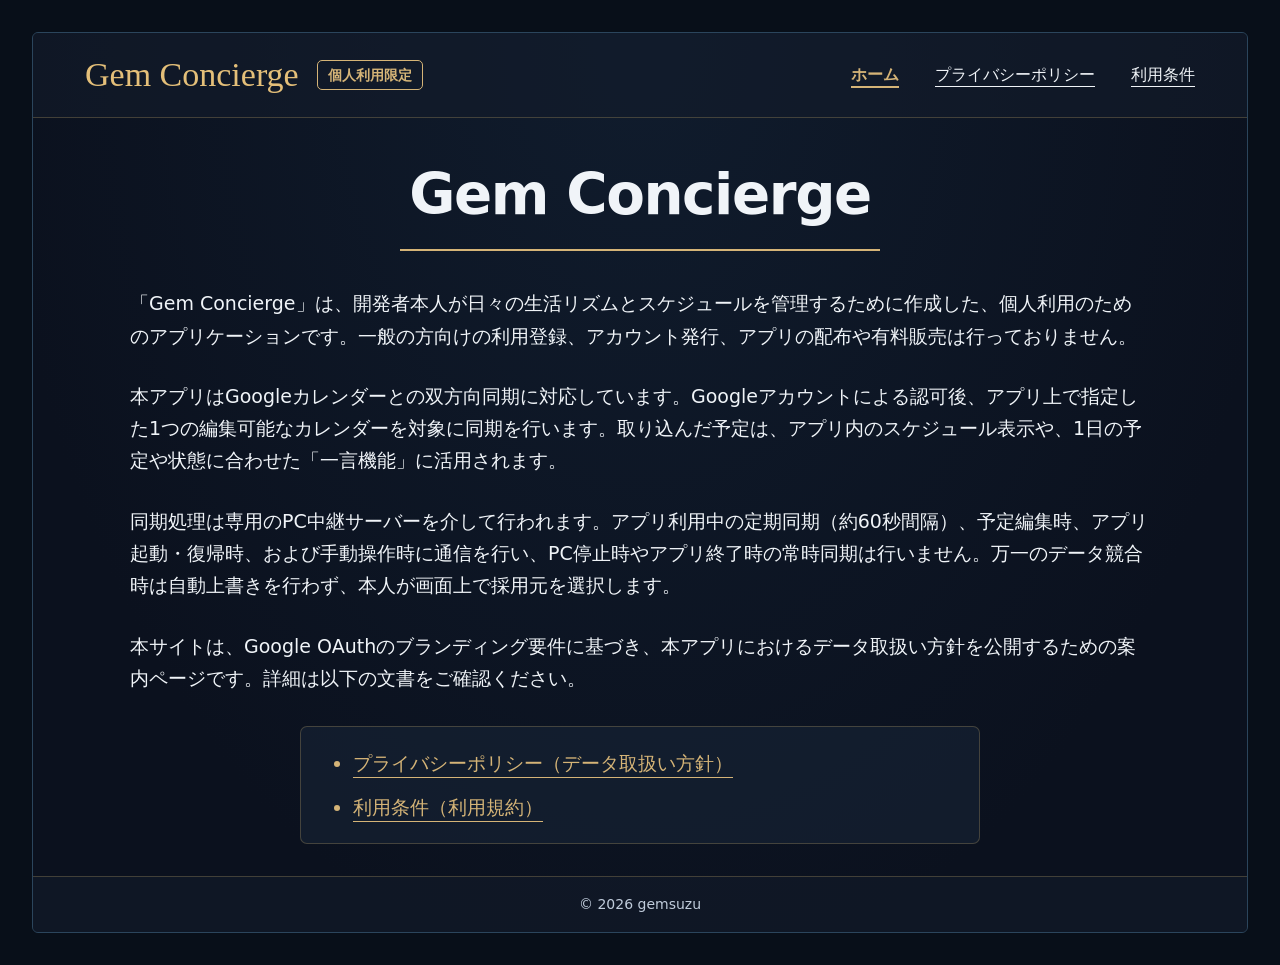
<file: index.html>
<!doctype html>
<html lang="ja">
  <head>
    <meta charset="utf-8">
    <meta name="viewport" content="width=device-width, initial-scale=1">
    <meta name="referrer" content="no-referrer">
    <meta http-equiv="Content-Security-Policy" content="default-src 'none'; style-src 'self'; img-src 'self' data:; base-uri 'none'; form-action 'none'; object-src 'none'">
    <meta name="description" content="「Gem Concierge」は、開発者本人が日々の生活リズムとスケジュールを管理するために作成した、個人利用のためのアプリケーションです。一般の方向けの利用登録、アカウント発行、アプリの配布や有料販売は行っておりません。">
    <title>Gem Concierge</title>
    <link rel="icon" href="data:,">
    <link rel="stylesheet" href="./styles.css">
  </head>
  <body>
    <div class="site-shell">
      <header class="site-header">
        <div class="brand-row">
          <a class="brand" href="./">Gem Concierge</a>
          <span class="personal-badge">個人利用限定</span>
        </div>
        <nav aria-label="Gem Concierge">
          <a href="./" aria-current="page">ホーム</a>
          <a href="./privacy/">プライバシーポリシー</a>
          <a href="./terms/">利用条件</a>
        </nav>
      </header>
      <main class="document home-document" aria-labelledby="page-title">
<h1 id="page-title">Gem Concierge</h1>

<p>「Gem Concierge」は、開発者本人が日々の生活リズムとスケジュールを管理するために作成した、個人利用のためのアプリケーションです。一般の方向けの利用登録、アカウント発行、アプリの配布や有料販売は行っておりません。</p>

<p>本アプリはGoogleカレンダーとの双方向同期に対応しています。Googleアカウントによる認可後、アプリ上で指定した1つの編集可能なカレンダーを対象に同期を行います。取り込んだ予定は、アプリ内のスケジュール表示や、1日の予定や状態に合わせた「一言機能」に活用されます。</p>

<p>同期処理は専用のPC中継サーバーを介して行われます。アプリ利用中の定期同期（約60秒間隔）、予定編集時、アプリ起動・復帰時、および手動操作時に通信を行い、PC停止時やアプリ終了時の常時同期は行いません。万一のデータ競合時は自動上書きを行わず、本人が画面上で採用元を選択します。</p>

<p>本サイトは、Google OAuthのブランディング要件に基づき、本アプリにおけるデータ取扱い方針を公開するための案内ページです。詳細は以下の文書をご確認ください。</p>

<ul class="document-links">
  <li><a href="./privacy/">プライバシーポリシー（データ取扱い方針）</a></li>
  <li><a href="./terms/">利用条件（利用規約）</a></li>
</ul>
      </main>
      <footer class="site-footer">© 2026 gemsuzu</footer>
    </div>
  </body>
</html>
</file>
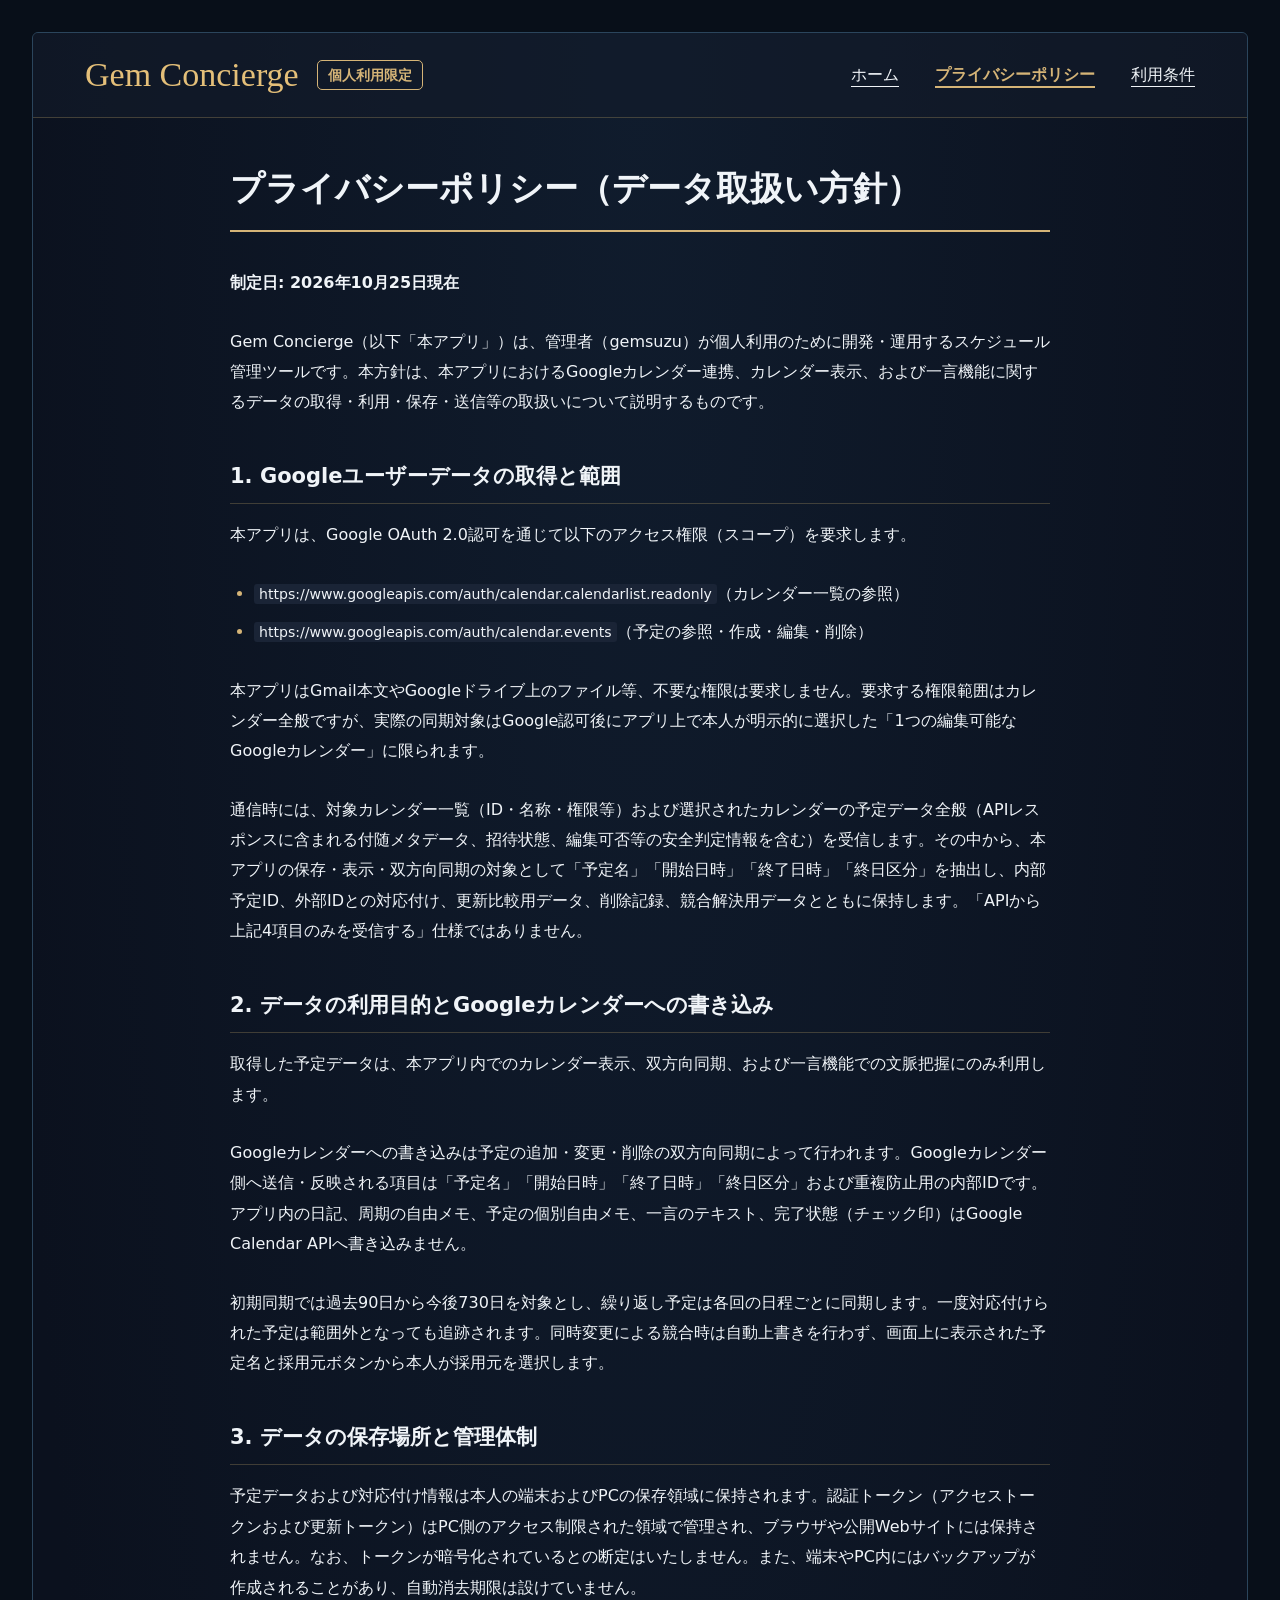
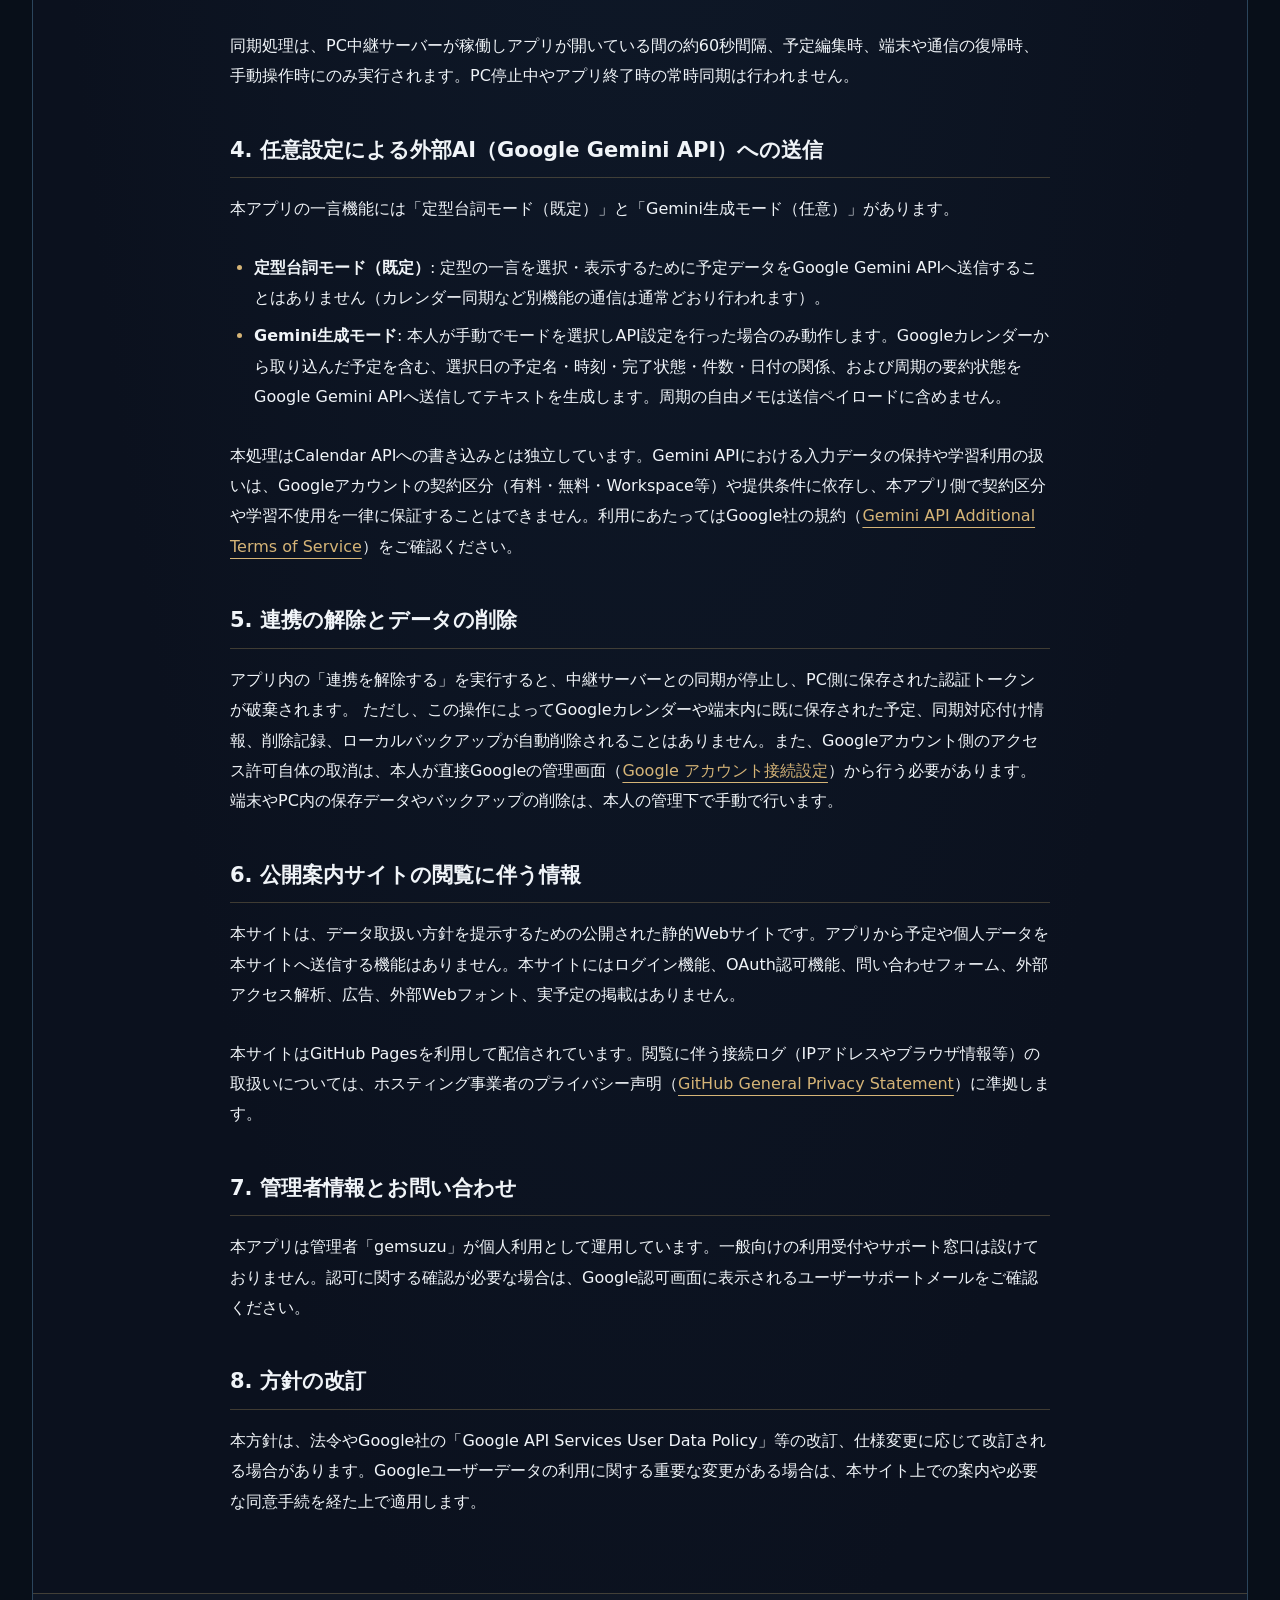
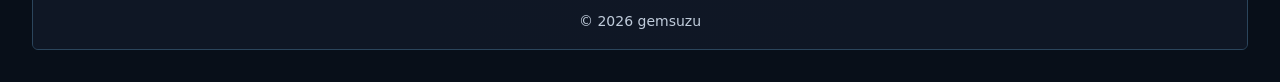
<file: privacy/index.html>
<!doctype html>
<html lang="ja">
  <head>
    <meta charset="utf-8">
    <meta name="viewport" content="width=device-width, initial-scale=1">
    <meta name="referrer" content="no-referrer">
    <meta http-equiv="Content-Security-Policy" content="default-src 'none'; style-src 'self'; img-src 'self' data:; base-uri 'none'; form-action 'none'; object-src 'none'">
    <meta name="description" content="Gem Concierge（以下「本アプリ」）は、管理者（gemsuzu）が個人利用のために開発・運用するスケジュール管理ツールです。本方針は、本アプリにおけるGoogleカレンダー連携、カレンダー表示、および一言機能に関するデータの取得・利用・保存・送信等の取扱いについて説明するものです。">
    <title>プライバシーポリシー | Gem Concierge</title>
    <link rel="icon" href="data:,">
    <link rel="stylesheet" href="../styles.css">
  </head>
  <body>
    <div class="site-shell">
      <header class="site-header">
        <div class="brand-row">
          <a class="brand" href="../">Gem Concierge</a>
          <span class="personal-badge">個人利用限定</span>
        </div>
        <nav aria-label="Gem Concierge">
          <a href="../">ホーム</a>
          <a href="../privacy/" aria-current="page">プライバシーポリシー</a>
          <a href="../terms/">利用条件</a>
        </nav>
      </header>
      <main class="document policy-document" aria-labelledby="page-title">
<h1 id="page-title">プライバシーポリシー（データ取扱い方針）</h1>

<p><strong>制定日: 2026年10月25日現在</strong></p>

<p>Gem Concierge（以下「本アプリ」）は、管理者（gemsuzu）が個人利用のために開発・運用するスケジュール管理ツールです。本方針は、本アプリにおけるGoogleカレンダー連携、カレンダー表示、および一言機能に関するデータの取得・利用・保存・送信等の取扱いについて説明するものです。</p>

<h2>1. Googleユーザーデータの取得と範囲</h2>

<p>本アプリは、Google OAuth 2.0認可を通じて以下のアクセス権限（スコープ）を要求します。</p>

<ul>
  <li><code>https://www.googleapis.com/auth/calendar.calendarlist.readonly</code>（カレンダー一覧の参照）</li>
  <li><code>https://www.googleapis.com/auth/calendar.events</code>（予定の参照・作成・編集・削除）</li>
</ul>

<p>本アプリはGmail本文やGoogleドライブ上のファイル等、不要な権限は要求しません。要求する権限範囲はカレンダー全般ですが、実際の同期対象はGoogle認可後にアプリ上で本人が明示的に選択した「1つの編集可能なGoogleカレンダー」に限られます。</p>

<p>通信時には、対象カレンダー一覧（ID・名称・権限等）および選択されたカレンダーの予定データ全般（APIレスポンスに含まれる付随メタデータ、招待状態、編集可否等の安全判定情報を含む）を受信します。その中から、本アプリの保存・表示・双方向同期の対象として「予定名」「開始日時」「終了日時」「終日区分」を抽出し、内部予定ID、外部IDとの対応付け、更新比較用データ、削除記録、競合解決用データとともに保持します。「APIから上記4項目のみを受信する」仕様ではありません。</p>

<h2>2. データの利用目的とGoogleカレンダーへの書き込み</h2>

<p>取得した予定データは、本アプリ内でのカレンダー表示、双方向同期、および一言機能での文脈把握にのみ利用します。</p>

<p>Googleカレンダーへの書き込みは予定の追加・変更・削除の双方向同期によって行われます。Googleカレンダー側へ送信・反映される項目は「予定名」「開始日時」「終了日時」「終日区分」および重複防止用の内部IDです。アプリ内の日記、周期の自由メモ、予定の個別自由メモ、一言のテキスト、完了状態（チェック印）はGoogle Calendar APIへ書き込みません。</p>

<p>初期同期では過去90日から今後730日を対象とし、繰り返し予定は各回の日程ごとに同期します。一度対応付けられた予定は範囲外となっても追跡されます。同時変更による競合時は自動上書きを行わず、画面上に表示された予定名と採用元ボタンから本人が採用元を選択します。</p>

<h2>3. データの保存場所と管理体制</h2>

<p>予定データおよび対応付け情報は本人の端末およびPCの保存領域に保持されます。認証トークン（アクセストークンおよび更新トークン）はPC側のアクセス制限された領域で管理され、ブラウザや公開Webサイトには保持されません。なお、トークンが暗号化されているとの断定はいたしません。また、端末やPC内にはバックアップが作成されることがあり、自動消去期限は設けていません。</p>

<p>同期処理は、PC中継サーバーが稼働しアプリが開いている間の約60秒間隔、予定編集時、端末や通信の復帰時、手動操作時にのみ実行されます。PC停止中やアプリ終了時の常時同期は行われません。</p>

<h2>4. 任意設定による外部AI（Google Gemini API）への送信</h2>

<p>本アプリの一言機能には「定型台詞モード（既定）」と「Gemini生成モード（任意）」があります。</p>

<ul>
  <li><strong>定型台詞モード（既定）</strong>: 定型の一言を選択・表示するために予定データをGoogle Gemini APIへ送信することはありません（カレンダー同期など別機能の通信は通常どおり行われます）。</li>
  <li><strong>Gemini生成モード</strong>: 本人が手動でモードを選択しAPI設定を行った場合のみ動作します。Googleカレンダーから取り込んだ予定を含む、選択日の予定名・時刻・完了状態・件数・日付の関係、および周期の要約状態をGoogle Gemini APIへ送信してテキストを生成します。周期の自由メモは送信ペイロードに含めません。</li>
</ul>

<p>本処理はCalendar APIへの書き込みとは独立しています。Gemini APIにおける入力データの保持や学習利用の扱いは、Googleアカウントの契約区分（有料・無料・Workspace等）や提供条件に依存し、本アプリ側で契約区分や学習不使用を一律に保証することはできません。利用にあたってはGoogle社の規約（<a href="https://ai.google.dev/gemini-api/terms">Gemini API Additional Terms of Service</a>）をご確認ください。</p>

<h2>5. 連携の解除とデータの削除</h2>

<p>アプリ内の「連携を解除する」を実行すると、中継サーバーとの同期が停止し、PC側に保存された認証トークンが破棄されます。
ただし、この操作によってGoogleカレンダーや端末内に既に保存された予定、同期対応付け情報、削除記録、ローカルバックアップが自動削除されることはありません。また、Googleアカウント側のアクセス許可自体の取消は、本人が直接Googleの管理画面（<a href="https://myaccount.google.com/connections">Google アカウント接続設定</a>）から行う必要があります。端末やPC内の保存データやバックアップの削除は、本人の管理下で手動で行います。</p>

<h2>6. 公開案内サイトの閲覧に伴う情報</h2>

<p>本サイトは、データ取扱い方針を提示するための公開された静的Webサイトです。アプリから予定や個人データを本サイトへ送信する機能はありません。本サイトにはログイン機能、OAuth認可機能、問い合わせフォーム、外部アクセス解析、広告、外部Webフォント、実予定の掲載はありません。</p>

<p>本サイトはGitHub Pagesを利用して配信されています。閲覧に伴う接続ログ（IPアドレスやブラウザ情報等）の取扱いについては、ホスティング事業者のプライバシー声明（<a href="https://docs.github.com/en/site-policy/privacy-policies/github-general-privacy-statement">GitHub General Privacy Statement</a>）に準拠します。</p>

<h2>7. 管理者情報とお問い合わせ</h2>

<p>本アプリは管理者「gemsuzu」が個人利用として運用しています。一般向けの利用受付やサポート窓口は設けておりません。認可に関する確認が必要な場合は、Google認可画面に表示されるユーザーサポートメールをご確認ください。</p>

<h2>8. 方針の改訂</h2>

<p>本方針は、法令やGoogle社の「Google API Services User Data Policy」等の改訂、仕様変更に応じて改訂される場合があります。Googleユーザーデータの利用に関する重要な変更がある場合は、本サイト上での案内や必要な同意手続を経た上で適用します。</p>
      </main>
      <footer class="site-footer">© 2026 gemsuzu</footer>
    </div>
  </body>
</html>
</file>
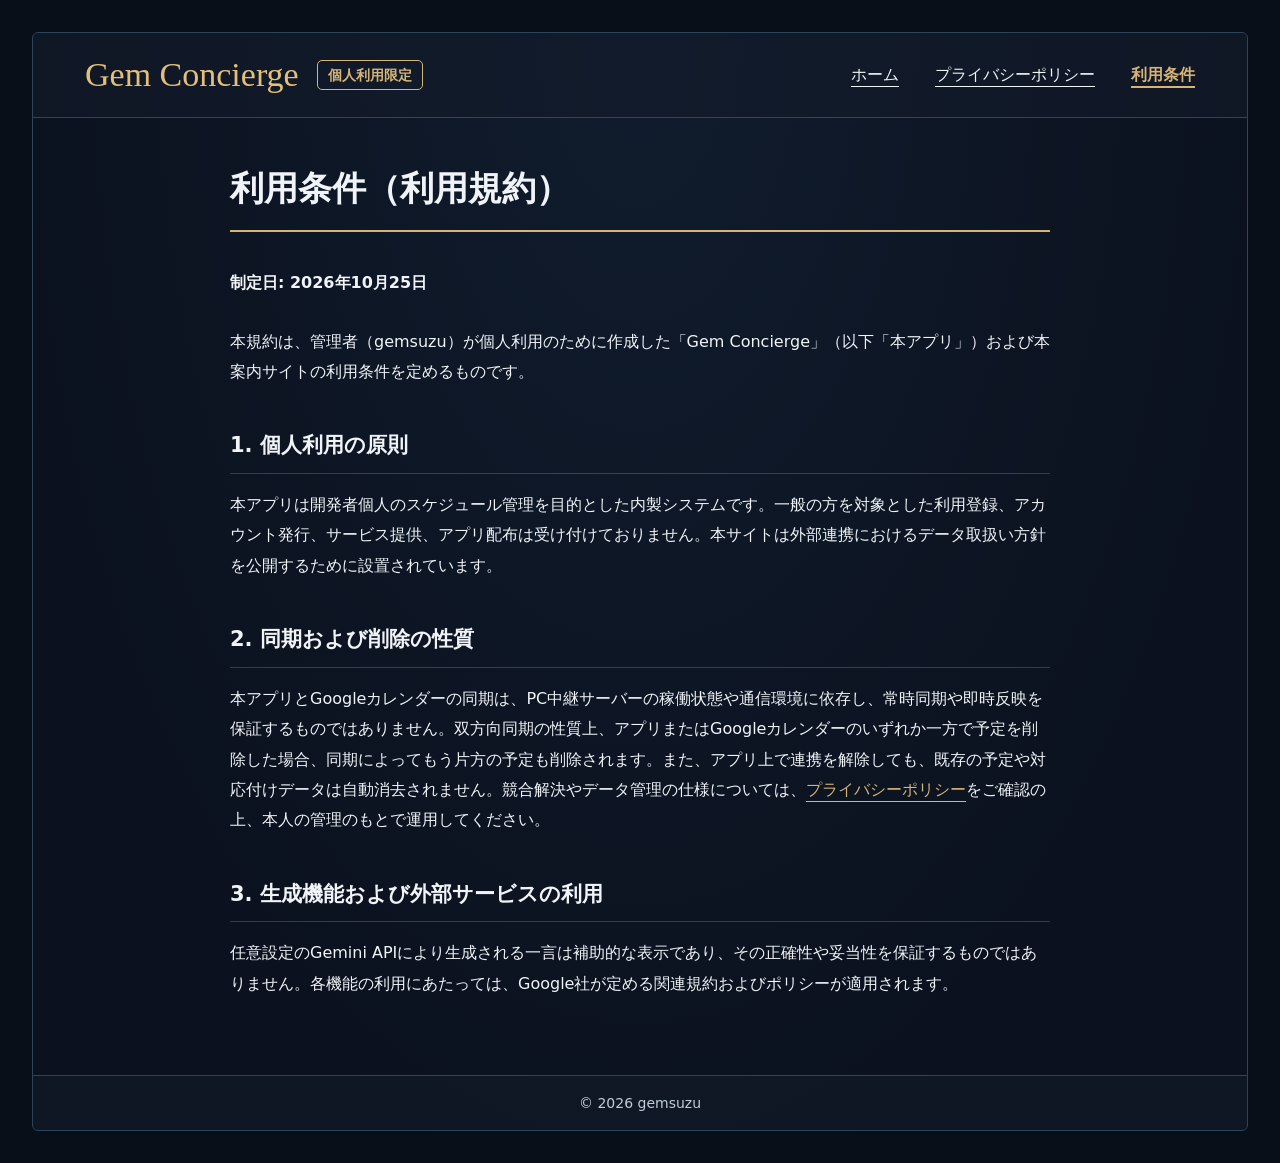
<file: terms/index.html>
<!doctype html>
<html lang="ja">
  <head>
    <meta charset="utf-8">
    <meta name="viewport" content="width=device-width, initial-scale=1">
    <meta name="referrer" content="no-referrer">
    <meta http-equiv="Content-Security-Policy" content="default-src 'none'; style-src 'self'; img-src 'self' data:; base-uri 'none'; form-action 'none'; object-src 'none'">
    <meta name="description" content="本規約は、管理者（gemsuzu）が個人利用のために作成した「Gem Concierge」（以下「本アプリ」）および本案内サイトの利用条件を定めるものです。">
    <title>利用条件 | Gem Concierge</title>
    <link rel="icon" href="data:,">
    <link rel="stylesheet" href="../styles.css">
  </head>
  <body>
    <div class="site-shell">
      <header class="site-header">
        <div class="brand-row">
          <a class="brand" href="../">Gem Concierge</a>
          <span class="personal-badge">個人利用限定</span>
        </div>
        <nav aria-label="Gem Concierge">
          <a href="../">ホーム</a>
          <a href="../privacy/">プライバシーポリシー</a>
          <a href="../terms/" aria-current="page">利用条件</a>
        </nav>
      </header>
      <main class="document policy-document" aria-labelledby="page-title">
<h1 id="page-title">利用条件（利用規約）</h1>

<p><strong>制定日: 2026年10月25日</strong></p>

<p>本規約は、管理者（gemsuzu）が個人利用のために作成した「Gem Concierge」（以下「本アプリ」）および本案内サイトの利用条件を定めるものです。</p>

<h2>1. 個人利用の原則</h2>

<p>本アプリは開発者個人のスケジュール管理を目的とした内製システムです。一般の方を対象とした利用登録、アカウント発行、サービス提供、アプリ配布は受け付けておりません。本サイトは外部連携におけるデータ取扱い方針を公開するために設置されています。</p>

<h2>2. 同期および削除の性質</h2>

<p>本アプリとGoogleカレンダーの同期は、PC中継サーバーの稼働状態や通信環境に依存し、常時同期や即時反映を保証するものではありません。双方向同期の性質上、アプリまたはGoogleカレンダーのいずれか一方で予定を削除した場合、同期によってもう片方の予定も削除されます。また、アプリ上で連携を解除しても、既存の予定や対応付けデータは自動消去されません。競合解決やデータ管理の仕様については、<a href="../privacy/">プライバシーポリシー</a>をご確認の上、本人の管理のもとで運用してください。</p>

<h2>3. 生成機能および外部サービスの利用</h2>

<p>任意設定のGemini APIにより生成される一言は補助的な表示であり、その正確性や妥当性を保証するものではありません。各機能の利用にあたっては、Google社が定める関連規約およびポリシーが適用されます。</p>
      </main>
      <footer class="site-footer">© 2026 gemsuzu</footer>
    </div>
  </body>
</html>
</file>
<file: styles.css>
:root {
  color-scheme: dark;
  --background: #0b111e;
  --surface: #101b2b;
  --text: #f0f4f8;
  --muted: #9baec5;
  --gold: #d5b477;
  --line: rgba(197, 168, 105, 0.28);
  font-family: system-ui, -apple-system, BlinkMacSystemFont, "Segoe UI", "Hiragino Sans", "Yu Gothic", sans-serif;
}

* { box-sizing: border-box; }
html { background: #080f19; }
body { margin: 0; color: var(--text); }
a { color: inherit; text-underline-offset: 0.35em; text-decoration-thickness: 1px; }
a:hover { color: var(--gold); }
a:focus-visible { outline: 2px solid var(--gold); outline-offset: 5px; border-radius: 2px; }
.site-shell {
  display: flex;
  flex-direction: column;
  width: calc(100% - 64px);
  max-width: 1440px;
  min-height: calc(100svh - 64px);
  margin: 32px auto;
  overflow: clip;
  border: 1px solid #2b455c;
  border-radius: 6px;
  background: radial-gradient(ellipse at top, #101c2d 0%, var(--background) 75%);
}
.site-header {
  display: flex;
  flex-wrap: wrap;
  align-items: center;
  justify-content: space-between;
  gap: 16px 32px;
  padding: 20px 52px;
  border-bottom: 1px solid var(--line);
  background: rgba(19, 27, 43, 0.6);
}
.brand-row { display: flex; flex-wrap: wrap; align-items: center; gap: 18px; }
.brand {
  display: inline-flex;
  align-items: center;
  min-height: 44px;
  font-family: Georgia, "Times New Roman", serif;
  font-size: 34px;
  line-height: 1.2;
  font-weight: 400;
  text-decoration: none;
  white-space: nowrap;
  color: #e4bf79;
}
.personal-badge {
  border: 1px solid var(--gold);
  border-radius: 5px;
  padding: 5px 10px;
  font-size: 14px;
  font-weight: 600;
  line-height: 1.35;
  color: var(--gold);
  white-space: nowrap;
}
nav { display: flex; flex-wrap: wrap; align-items: center; gap: 12px 36px; }
nav a { display: inline-flex; align-items: center; min-height: 44px; font-size: 16px; }
nav a[aria-current="page"] { color: var(--gold); font-weight: 650; text-decoration-thickness: 2px; }
.document {
  flex: 1;
  width: min(calc(100% - 72px), 1020px);
  margin-inline: auto;
  padding-block: 40px 32px;
  overflow-wrap: anywhere;
  line-break: strict;
}
.document h1 {
  margin: 0 0 36px;
  line-height: 1.3;
  letter-spacing: -0.025em;
  text-wrap: balance;
}
.document h1::after {
  content: "";
  display: block;
  height: 2px;
  width: min(480px, 85%);
  margin: 18px auto 0;
  background: var(--gold);
}
.home-document { font-size: 19px; line-height: 1.7; }
.home-document h1 { font-size: clamp(38px, 4.4vw, 64px); text-align: center; font-weight: 750; }
.document p { margin: 0 0 28px; }
.document ul { margin-block: 16px 28px; padding-left: 1.5em; }
.document li + li { margin-top: 8px; }
.document li::marker { color: var(--gold); }
.document-links {
  width: fit-content;
  max-width: 100%;
  min-width: min(100%, 680px);
  margin: 32px auto 0 !important;
  padding: 14px 28px 14px 52px !important;
  border: 1px solid var(--line);
  border-radius: 7px;
  background: rgba(24, 36, 54, 0.62);
  color: var(--gold);
}
.document-links a { display: inline-flex; align-items: center; min-height: 44px; }
.document-links li + li { margin-top: 0; }
.site-footer {
  padding: 16px 24px;
  border-top: 1px solid var(--line);
  background: rgba(19, 27, 43, 0.6);
  color: #c0ccdb;
  text-align: center;
  font-size: 14px;
  line-height: 1.6;
}
.policy-document { max-width: 820px; font-size: 16px; line-height: 1.9; padding-block: 48px; }
.policy-document h1 { font-size: clamp(25px, 2.7vw, 34px); letter-spacing: 0; }
.policy-document h1::after { width: 100%; margin-top: 20px; }
.policy-document h2 {
  margin: 42px 0 16px;
  padding-bottom: 10px;
  border-bottom: 1px solid var(--line);
  font-size: 21px;
  line-height: 1.6;
}
.policy-document a { color: var(--gold); }
.policy-document code { padding: 2px 5px; border-radius: 3px; background: #1a2436; font: inherit; font-size: 0.88em; }
.policy-document strong { font-weight: 650; }

@media (max-width: 1100px) and (min-width: 701px) {
  .site-header { padding-inline: 32px; }
  nav { gap: 12px 24px; }
  .brand { font-size: 28px; }
  .home-document { font-size: 18px; }
}

@media (max-width: 700px) {
  .site-shell { width: calc(100% - 24px); min-height: calc(100svh - 24px); margin: 12px auto; }
  .site-header { flex-direction: column; align-items: stretch; gap: 6px; padding: 12px 16px 8px; }
  .brand-row { gap: 12px; }
  .brand { font-size: 24px; }
  .personal-badge { padding: 4px 7px; font-size: 11px; }
  nav { justify-content: space-between; gap: 4px 12px; }
  nav a { font-size: 14px; }
  .document { width: calc(100% - 36px); padding-block: 24px; }
  .document h1 { margin-bottom: 24px; }
  .document h1::after { margin-top: 14px; }
  .home-document { font-size: 15px; line-height: 1.75; }
  .home-document h1 { font-size: 32px; }
  .document p { margin-bottom: 22px; }
  .document-links { min-width: 100%; margin-top: 24px !important; padding: 8px 12px 8px 30px !important; font-size: 13px; }
  .document-links a { min-height: 44px; }
  .policy-document { font-size: 15px; line-height: 1.9; padding-block: 28px; }
  .policy-document h1 { font-size: 24px; }
  .policy-document h2 { margin-top: 32px; font-size: 18px; }
  .site-footer { padding: 12px 16px; font-size: 12px; }
}

@media (forced-colors: active) {
  .site-shell, .document-links, .personal-badge { border-color: CanvasText; }
  a { color: LinkText; }
  .document h1::after { background: CanvasText; }
}
</file>
